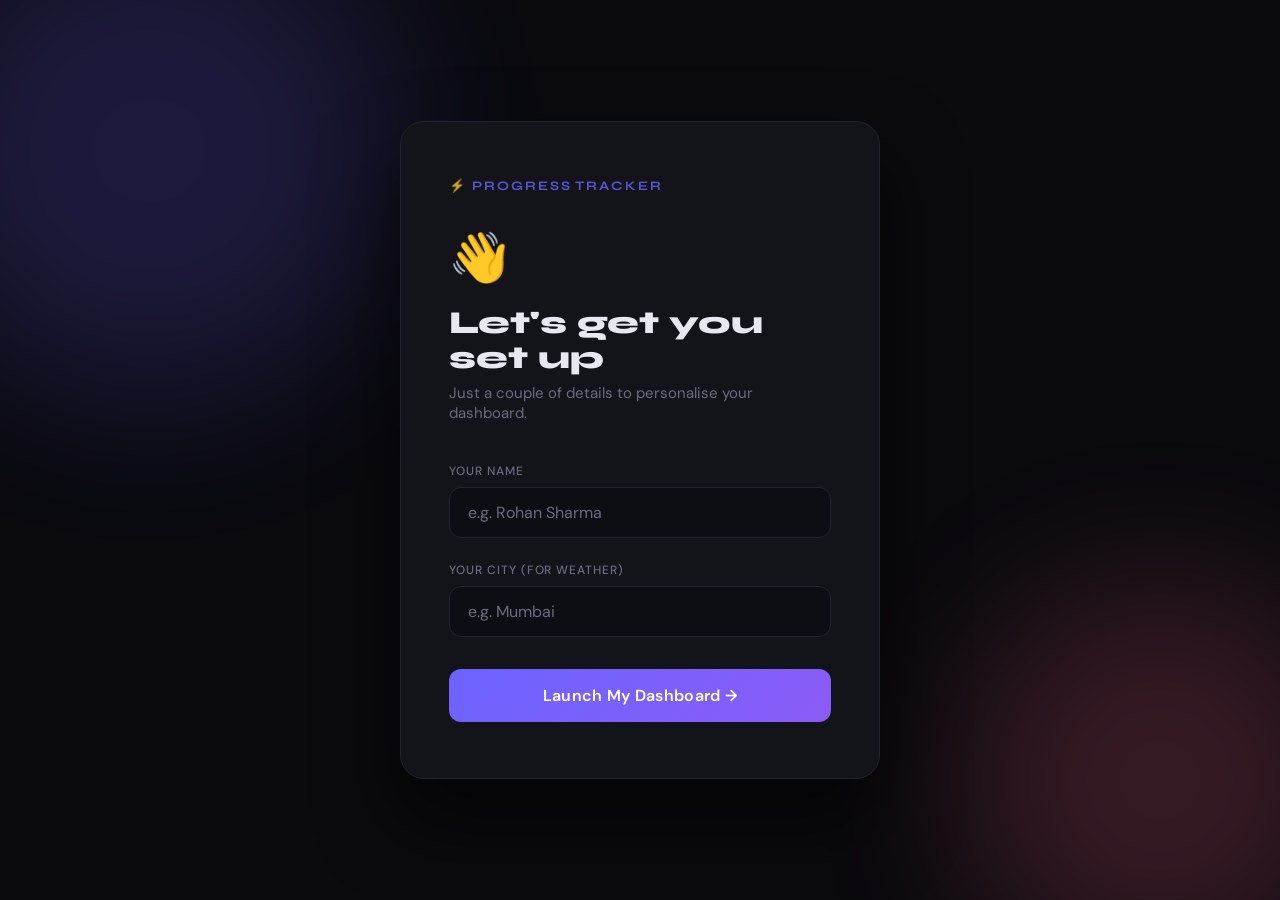
<file: setup.html>
<!DOCTYPE html>
<html lang="en">
<head>
  <meta charset="UTF-8"/>
  <meta name="viewport" content="width=device-width, initial-scale=1.0"/>
  <title>Setup – Progress Tracker</title>
  <link rel="preconnect" href="https://fonts.googleapis.com"/>
  <link href="https://fonts.googleapis.com/css2?family=Syne:wght@400;700;800&family=DM+Sans:wght@300;400;500&display=swap" rel="stylesheet"/>
  <style>
    *{margin:0;padding:0;box-sizing:border-box;}
    :root{
      --bg:#0a0a0f;--card:#13131a;--accent:#6c63ff;--accent2:#ff6584;
      --text:#e8e8f0;--muted:#6b6b80;--border:#222230;
    }
    body{
      font-family:'DM Sans',sans-serif;background:var(--bg);color:var(--text);
      min-height:100vh;display:flex;align-items:center;justify-content:center;
      overflow:hidden;
    }
    .bg-blobs{position:fixed;inset:0;pointer-events:none;z-index:0;}
    .blob{position:absolute;border-radius:50%;filter:blur(80px);opacity:.18;animation:pulse 8s ease-in-out infinite;}
    .blob1{width:500px;height:500px;background:var(--accent);top:-100px;left:-100px;animation-delay:0s;}
    .blob2{width:400px;height:400px;background:var(--accent2);bottom:-80px;right:-80px;animation-delay:3s;}
    @keyframes pulse{0%,100%{transform:scale(1);}50%{transform:scale(1.1);}}

    .setup-card{
      position:relative;z-index:1;background:var(--card);border:1px solid var(--border);
      border-radius:24px;padding:56px 48px;width:100%;max-width:480px;
      box-shadow:0 40px 80px rgba(0,0,0,.6);
      animation:slideUp .6s cubic-bezier(.16,1,.3,1);
    }
    @keyframes slideUp{from{opacity:0;transform:translateY(40px);}to{opacity:1;transform:translateY(0);}}

    .logo{font-family:'Syne',sans-serif;font-size:13px;font-weight:700;letter-spacing:.15em;
      color:var(--accent);text-transform:uppercase;margin-bottom:32px;opacity:.8;}
    h1{font-family:'Syne',sans-serif;font-size:32px;font-weight:800;line-height:1.1;margin-bottom:8px;}
    .subtitle{color:var(--muted);font-size:15px;margin-bottom:40px;}
    
    .field{margin-bottom:24px;}
    label{display:block;font-size:12px;font-weight:500;letter-spacing:.08em;text-transform:uppercase;
      color:var(--muted);margin-bottom:8px;}
    input{
      width:100%;background:#0d0d14;border:1px solid var(--border);border-radius:12px;
      padding:14px 18px;color:var(--text);font-size:16px;font-family:'DM Sans',sans-serif;
      outline:none;transition:border-color .2s,box-shadow .2s;
    }
    input:focus{border-color:var(--accent);box-shadow:0 0 0 3px rgba(108,99,255,.15);}
    input::placeholder{color:var(--muted);}
    
    .btn{
      width:100%;padding:16px;border:none;border-radius:12px;
      background:linear-gradient(135deg,var(--accent),#8b5cf6);
      color:#fff;font-size:16px;font-weight:600;cursor:pointer;
      font-family:'DM Sans',sans-serif;letter-spacing:.02em;
      transition:opacity .2s,transform .1s;
      margin-top:8px;
    }
    .btn:hover{opacity:.9;transform:translateY(-1px);}
    .btn:active{transform:translateY(0);}
    
    .emoji-big{font-size:48px;margin-bottom:16px;display:block;}
  </style>
</head>
<body>
  <div class="bg-blobs">
    <div class="blob blob1"></div>
    <div class="blob blob2"></div>
  </div>

  <div class="setup-card">
    <div class="logo">⚡ Progress Tracker</div>
    <span class="emoji-big">👋</span>
    <h1>Let's get you set up</h1>
    <p class="subtitle">Just a couple of details to personalise your dashboard.</p>

    <div class="field">
      <label>Your Name</label>
      <input id="name" type="text" placeholder="e.g. Rohan Sharma" autocomplete="off"/>
    </div>
    <div class="field">
      <label>Your City (for weather)</label>
      <input id="location" type="text" placeholder="e.g. Mumbai" autocomplete="off"/>
    </div>
    <button class="btn" onclick="doSetup()">Launch My Dashboard →</button>
  </div>

  <script>
    async function doSetup(){
      const name = document.getElementById('name').value.trim();
      const location = document.getElementById('location').value.trim();
      if(!name){alert('Please enter your name!');return;}
      const btn = document.querySelector('.btn');
      btn.textContent = 'Setting up…';btn.disabled=true;
      const res = await fetch('/api/setup',{
        method:'POST',headers:{'Content-Type':'application/json'},
        body:JSON.stringify({name,location:location||'Mumbai'})
      });
      if(res.ok) window.location.href='/';
    }
    document.addEventListener('keydown',e=>{if(e.key==='Enter')doSetup();});
  </script>
</body>
</html>
</file>
